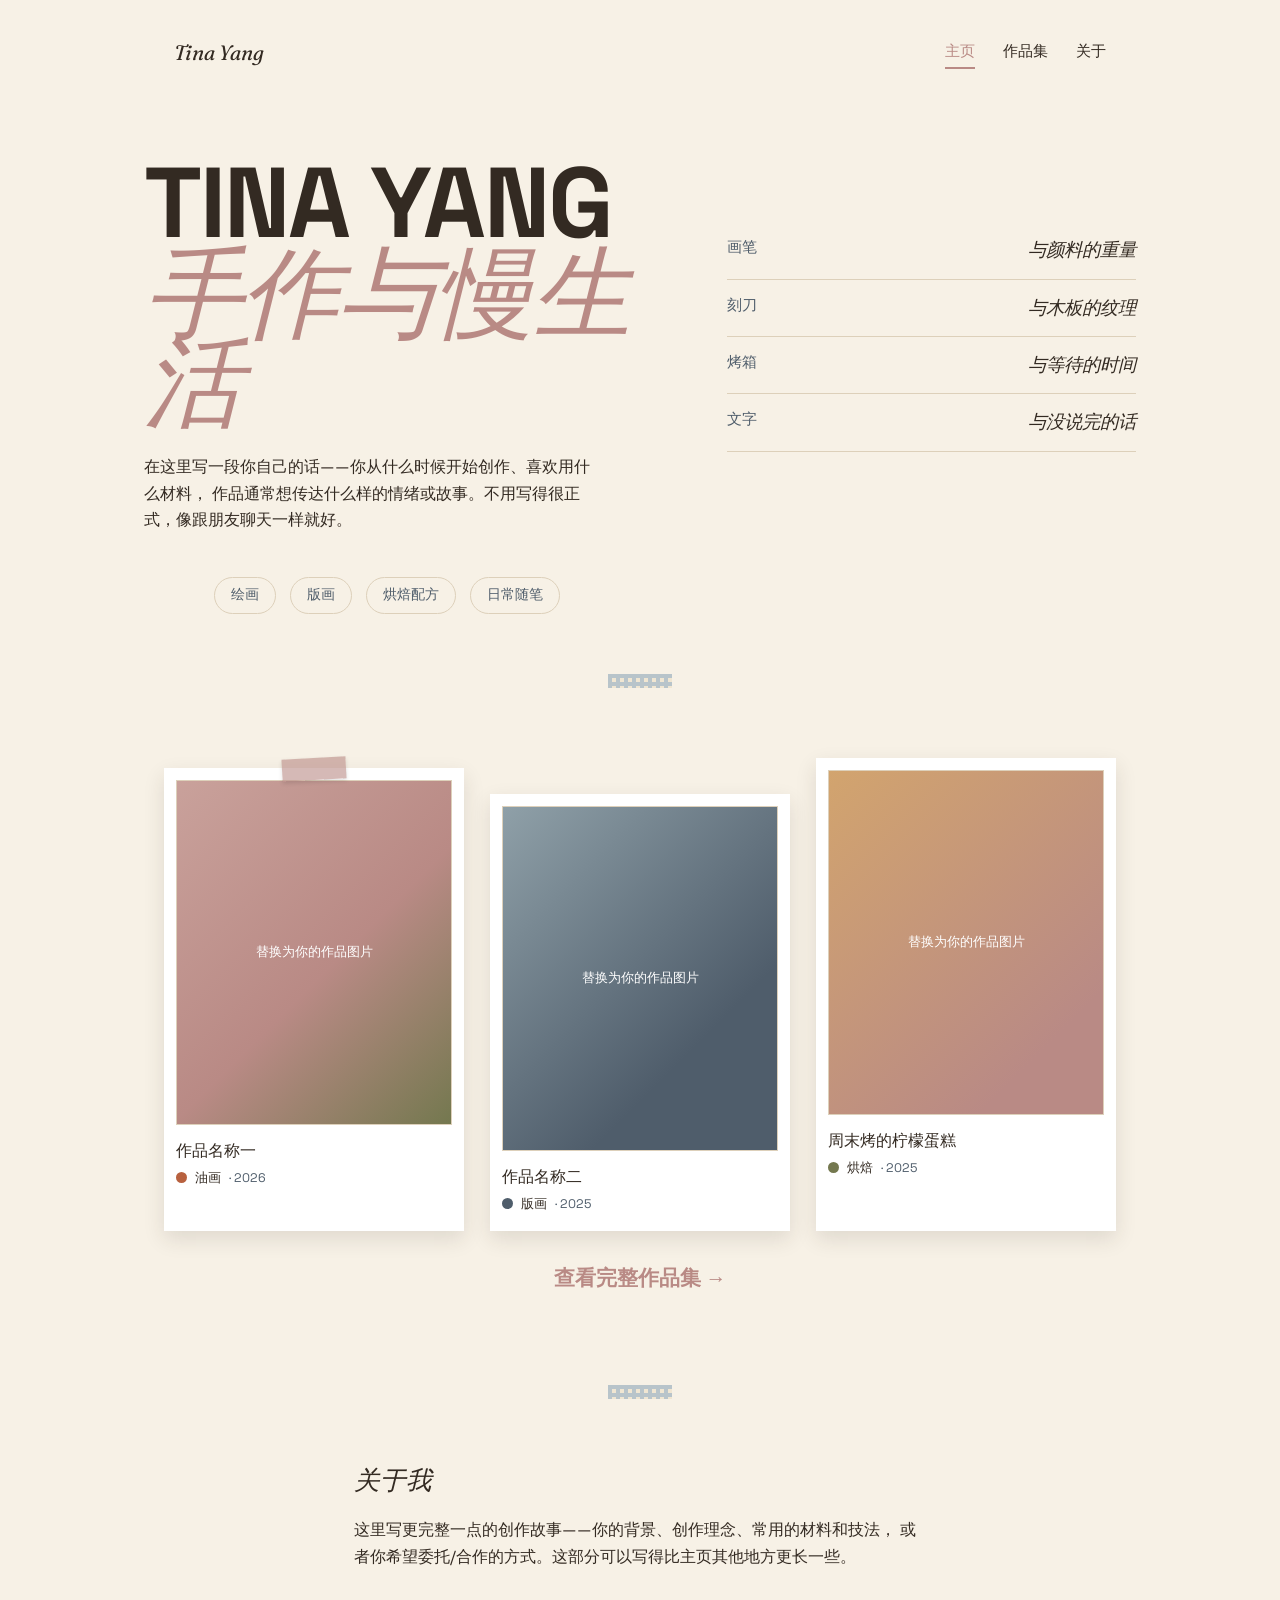
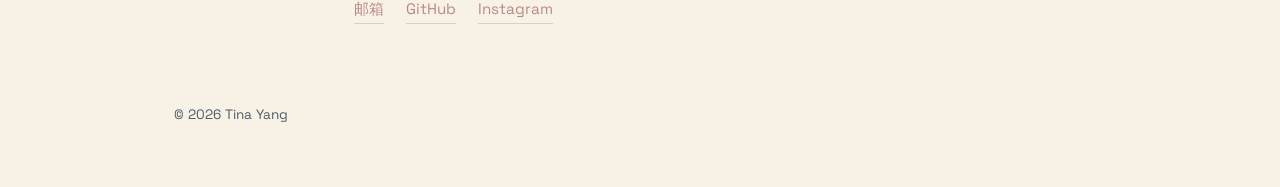
<file: index.html>
<!DOCTYPE html>
<html lang="zh-CN">
<head>
<meta charset="UTF-8">
<meta name="viewport" content="width=device-width, initial-scale=1.0">
<title>Tina Yang — 作品集</title>
<link rel="preconnect" href="https://fonts.googleapis.com">
<link href="https://fonts.googleapis.com/css2?family=Fraunces:ital,opsz,wght@0,9..144,400;0,9..144,500;0,9..144,600;1,9..144,500&family=Caveat:wght@600;700&family=Space+Grotesk:wght@400;500;600&display=swap" rel="stylesheet">
<link rel="stylesheet" href="style.css">
<style>

  .hero {
    max-width: 1040px;
    margin: 0 auto;
    padding: 88px 24px 20px;
  }

  .hero p.bio {
    max-width: 46ch;
    font-size: 1rem;
    margin-top: 28px;
    color: var(--ink);
  }

  /* ---------- Category strip ---------- */
  .categories {
    max-width: 900px;
    margin: 8px auto 0;
    padding: 0 24px;
    display: flex;
    gap: 14px;
    flex-wrap: wrap;
  }

  .cat-pill {
    font-size: 0.85rem;
    padding: 6px 16px;
    border: 1px solid var(--line);
    border-radius: 999px;
    color: var(--slate);
  }

  /* ---------- Work grid ---------- */
  .wall {
    max-width: 1000px;
    margin: 0 auto;
    padding: 20px 24px 20px;
    display: grid;
    grid-template-columns: repeat(3, 1fr);
    gap: 40px 26px;
  }

  .wall .art-frame:nth-child(2) { margin-top: 26px; }
  .wall .art-frame:nth-child(3) { margin-top: -10px; }

  .surface.p1 { background: linear-gradient(135deg, #C9A19B 0%, #B98A85 55%, #74784F 100%); }
  .surface.p2 { background: linear-gradient(135deg, #8FA0A8 0%, #4F5D6B 70%); }
  .surface.p3 { background: linear-gradient(135deg, #D2A46E 0%, #B98A85 80%); }

  @media (max-width: 780px) {
    .wall { grid-template-columns: repeat(2, 1fr); }
    .wall .art-frame:nth-child(3) { display: none; }
  }
  @media (max-width: 540px) {
    .wall { grid-template-columns: 1fr; }
  }

  /* ---------- About ---------- */
  .about {
    max-width: 620px;
    margin: 0 auto;
    padding: 0 24px 80px;
  }

  .about h2 {
    font-size: 1.6rem;
    font-style: italic;
    margin-bottom: 16px;
  }

  .contact-row {
    display: flex;
    gap: 22px;
    margin-top: 26px;
    flex-wrap: wrap;
  }

  .contact-row a {
    text-decoration: none;
    color: var(--rose);
    font-size: 0.95rem;
    border-bottom: 1px solid var(--line);
    padding-bottom: 2px;
  }

  .contact-row a:hover { border-color: var(--rose); }

  footer {
    max-width: 980px;
    margin: 0 auto;
    padding: 0 24px 60px;
    color: var(--slate);
    font-size: 0.85rem;
  }
</style>
</head>
<body>

<nav class="nav">
  <div class="brand">Tina Yang</div>
  <div class="links">
    <a href="index.html" class="active">主页</a>
    <a href="gallery.html">作品集</a>
    <a href="index.html#about">关于</a>
  </div>
</nav>

<section class="hero">
  <div class="hero-grid">
    <div>
      <div class="hero-mark">
        TINA YANG
        <em>手作与慢生活</em>
      </div>
      <p class="bio">
        在这里写一段你自己的话——你从什么时候开始创作、喜欢用什么材料，
        作品通常想传达什么样的情绪或故事。不用写得很正式，像跟朋友聊天一样就好。
      </p>
    </div>
    <div class="hero-list">
      <div class="row"><span class="l">画笔</span><span class="r">与颜料的重量</span></div>
      <div class="row"><span class="l">刻刀</span><span class="r">与木板的纹理</span></div>
      <div class="row"><span class="l">烤箱</span><span class="r">与等待的时间</span></div>
      <div class="row"><span class="l">文字</span><span class="r">与没说完的话</span></div>
    </div>
  </div>
</section>

<div class="categories">
  <span class="cat-pill">绘画</span>
  <span class="cat-pill">版画</span>
  <span class="cat-pill">烘焙配方</span>
  <span class="cat-pill">日常随笔</span>
</div>

<div class="divider"><div class="gingham-strip"></div></div>

<section class="wall">
  <div class="art-frame">
    <div class="tape"></div>
    <div class="surface p1">替换为你的作品图片</div>
    <div class="cap-row">
      <div class="cap-title">作品名称一</div>
      <div class="swatch-tag">
        <span class="dot" style="background:#B8613F;"></span>
        <span class="name">油画</span>
        <span class="meta">· 2026</span>
      </div>
    </div>
  </div>

  <div class="art-frame">
    <div class="surface p2">替换为你的作品图片</div>
    <div class="cap-row">
      <div class="cap-title">作品名称二</div>
      <div class="swatch-tag">
        <span class="dot" style="background:#4F5D6B;"></span>
        <span class="name">版画</span>
        <span class="meta">· 2025</span>
      </div>
    </div>
  </div>

  <div class="art-frame">
    <div class="surface p3">替换为你的作品图片</div>
    <div class="cap-row">
      <div class="cap-title">周末烤的柠檬蛋糕</div>
      <div class="swatch-tag">
        <span class="dot" style="background:#74784F;"></span>
        <span class="name">烘焙</span>
        <span class="meta">· 2025</span>
      </div>
    </div>
  </div>
</section>

<div style="text-align:center; margin: 10px 0 90px;">
  <a class="hand" style="color:var(--rose); text-decoration:none; font-size:1.3rem;" href="gallery.html">查看完整作品集 →</a>
</div>

<div class="divider"><div class="gingham-strip"></div></div>

<section class="about" id="about">
  <h2>关于我</h2>
  <p>
    这里写更完整一点的创作故事——你的背景、创作理念、常用的材料和技法，
    或者你希望委托/合作的方式。这部分可以写得比主页其他地方更长一些。
  </p>
  <div class="contact-row">
    <a href="mailto:you@example.com">邮箱</a>
    <a href="https://github.com/tinayang562" target="_blank" rel="noopener">GitHub</a>
    <a href="#">Instagram</a>
  </div>
</section>

<footer>© 2026 Tina Yang</footer>

</body>
</html>
</file>
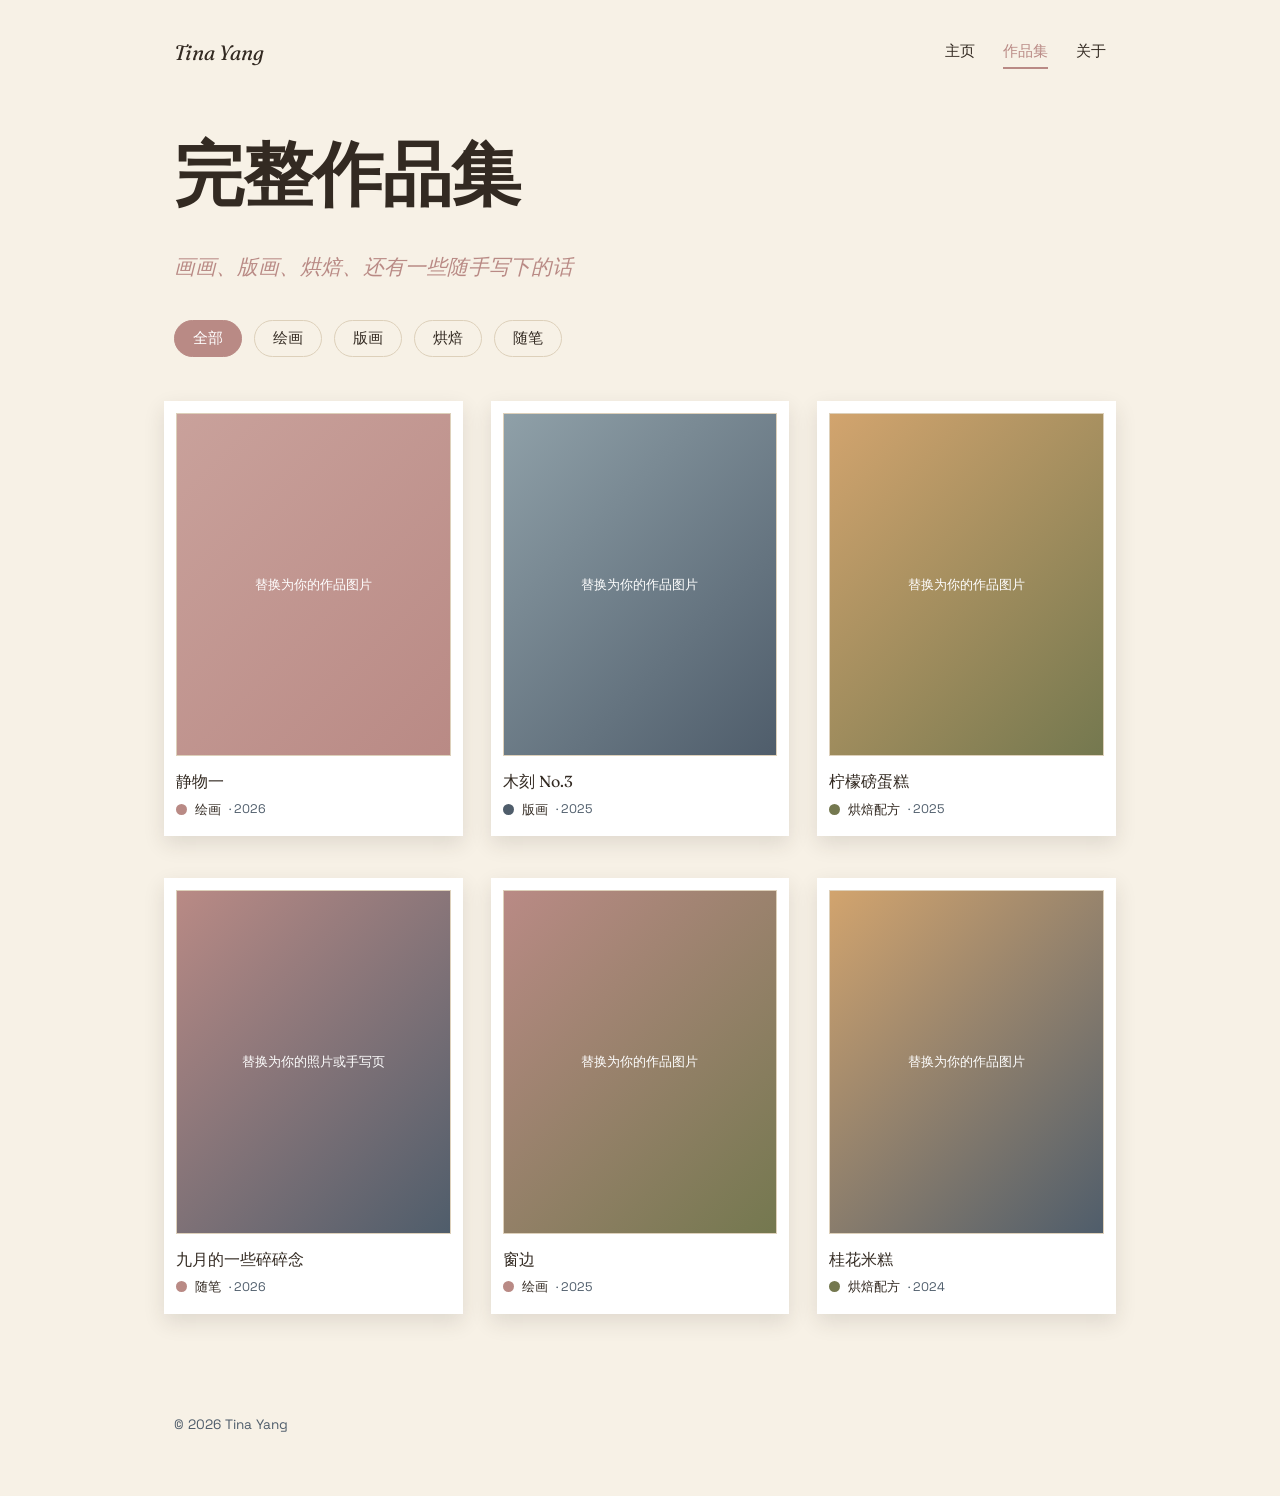
<file: gallery.html>
<!DOCTYPE html>
<html lang="zh-CN">
<head>
<meta charset="UTF-8">
<meta name="viewport" content="width=device-width, initial-scale=1.0">
<title>作品集 — Tina Yang</title>
<link rel="preconnect" href="https://fonts.googleapis.com">
<link href="https://fonts.googleapis.com/css2?family=Fraunces:ital,opsz,wght@0,9..144,400;0,9..144,500;0,9..144,600;1,9..144,500&family=Caveat:wght@600;700&family=Space+Grotesk:wght@400;500;600&display=swap" rel="stylesheet">
<link rel="stylesheet" href="style.css">
<style>

  .page-head {
    max-width: 980px;
    margin: 0 auto;
    padding: 72px 24px 6px;
  }

  .page-head h1 {
    font-family: 'Space Grotesk', sans-serif;
    font-size: clamp(2.6rem, 7vw, 4.4rem);
    font-weight: 700;
    text-transform: uppercase;
    letter-spacing: -0.01em;
    line-height: 0.95;
  }

  .page-head .sub {
    font-family: 'Fraunces', serif;
    font-style: italic;
    font-size: 1.3rem;
    color: var(--rose);
    display: inline-block;
    margin-top: 14px;
  }

  /* ---------- Category tabs ---------- */
  .tabs {
    max-width: 980px;
    margin: 30px auto 8px;
    padding: 0 24px;
    display: flex;
    gap: 12px;
    flex-wrap: wrap;
  }

  .tab-btn {
    font-family: 'Space Grotesk', sans-serif;
    font-size: 0.92rem;
    padding: 8px 18px;
    border-radius: 999px;
    border: 1.3px solid var(--line);
    background: transparent;
    color: var(--ink);
    cursor: pointer;
    transition: background 0.2s ease, border-color 0.2s ease, color 0.2s ease;
  }

  .tab-btn:hover { border-color: var(--rose); }

  .tab-btn.active {
    background: var(--rose);
    border-color: var(--rose);
    color: #fff;
  }

  /* ---------- Grid ---------- */
  .grid {
    max-width: 1000px;
    margin: 0 auto;
    padding: 36px 24px 100px;
    display: grid;
    grid-template-columns: repeat(3, 1fr);
    gap: 42px 28px;
  }

  .grid .art-frame:nth-child(3n+2) { margin-top: 18px; }

  .piece { display: none; }
  .piece.show { display: block; }

  @media (max-width: 860px) {
    .grid { grid-template-columns: repeat(2, 1fr); }
  }
  @media (max-width: 540px) {
    .grid { grid-template-columns: 1fr; }
  }
</style>
</head>
<body>

<nav class="nav">
  <div class="brand">Tina Yang</div>
  <div class="links">
    <a href="index.html">主页</a>
    <a href="gallery.html" class="active">作品集</a>
    <a href="index.html#about">关于</a>
  </div>
</nav>

<section class="page-head">
  <h1>完整作品集</h1><br>
  <span class="sub">画画、版画、烘焙、还有一些随手写下的话</span>
</section>

<div class="tabs" id="tabs">
  <button class="tab-btn active" data-cat="all">全部</button>
  <button class="tab-btn" data-cat="painting">绘画</button>
  <button class="tab-btn" data-cat="print">版画</button>
  <button class="tab-btn" data-cat="baking">烘焙</button>
  <button class="tab-btn" data-cat="journal">随笔</button>
</div>

<section class="grid" id="grid">

  <div class="piece show" data-cat="painting">
    <div class="art-frame">
      <div class="surface" style="background:linear-gradient(135deg,#C9A19B,#B98A85);">替换为你的作品图片</div>
      <div class="cap-row">
        <div class="cap-title">静物一</div>
        <div class="swatch-tag"><span class="dot" style="background:#B98A85;"></span><span class="name">绘画</span><span class="meta">· 2026</span></div>
      </div>
    </div>
  </div>

  <div class="piece show" data-cat="print">
    <div class="art-frame">
      <div class="surface" style="background:linear-gradient(135deg,#8FA0A8,#4F5D6B);">替换为你的作品图片</div>
      <div class="cap-row">
        <div class="cap-title">木刻 No.3</div>
        <div class="swatch-tag"><span class="dot" style="background:#4F5D6B;"></span><span class="name">版画</span><span class="meta">· 2025</span></div>
      </div>
    </div>
  </div>

  <div class="piece show" data-cat="baking">
    <div class="art-frame">
      <div class="surface" style="background:linear-gradient(135deg,#D2A46E,#74784F);">替换为你的作品图片</div>
      <div class="cap-row">
        <div class="cap-title">柠檬磅蛋糕</div>
        <div class="swatch-tag"><span class="dot" style="background:#74784F;"></span><span class="name">烘焙配方</span><span class="meta">· 2025</span></div>
      </div>
    </div>
  </div>

  <div class="piece show" data-cat="journal">
    <div class="art-frame">
      <div class="surface" style="background:linear-gradient(135deg,#B98A85,#4F5D6B);">替换为你的照片或手写页</div>
      <div class="cap-row">
        <div class="cap-title">九月的一些碎碎念</div>
        <div class="swatch-tag"><span class="dot" style="background:#B98A85;"></span><span class="name">随笔</span><span class="meta">· 2026</span></div>
      </div>
    </div>
  </div>

  <div class="piece show" data-cat="painting">
    <div class="art-frame">
      <div class="surface" style="background:linear-gradient(135deg,#B98A85,#74784F);">替换为你的作品图片</div>
      <div class="cap-row">
        <div class="cap-title">窗边</div>
        <div class="swatch-tag"><span class="dot" style="background:#B98A85;"></span><span class="name">绘画</span><span class="meta">· 2025</span></div>
      </div>
    </div>
  </div>

  <div class="piece show" data-cat="baking">
    <div class="art-frame">
      <div class="surface" style="background:linear-gradient(135deg,#D2A46E,#4F5D6B);">替换为你的作品图片</div>
      <div class="cap-row">
        <div class="cap-title">桂花米糕</div>
        <div class="swatch-tag"><span class="dot" style="background:#74784F;"></span><span class="name">烘焙配方</span><span class="meta">· 2024</span></div>
      </div>
    </div>
  </div>

</section>

<footer style="max-width:980px;margin:0 auto;padding:0 24px 60px;color:var(--slate);font-size:0.85rem;">
  © 2026 Tina Yang
</footer>

<script>
  const tabs = document.querySelectorAll('.tab-btn');
  const pieces = document.querySelectorAll('.piece');

  function setActive(cat) {
    tabs.forEach(t => t.classList.toggle('active', t.dataset.cat === cat));
    pieces.forEach(p => {
      p.classList.toggle('show', cat === 'all' || p.dataset.cat === cat);
    });
  }

  tabs.forEach(btn => {
    btn.addEventListener('click', () => setActive(btn.dataset.cat));
  });

  const hash = window.location.hash.replace('#', '');
  if (hash) setActive(hash);
</script>

</body>
</html>
</file>
<file: style.css>
:root {
  --paper: #F7F1E6;
  --paper-deep: #EFE4CE;
  --ink: #332A22;
  --rust: #B8613F;
  --slate: #4F5D6B;
  --sage: #74784F;
  --rose: #B98A85;
  --line: #DDD0BA;
  --check: #A9BAC4;
}

* { box-sizing: border-box; }

html { scroll-behavior: smooth; }

body {
  margin: 0;
  background: var(--paper);
  color: var(--ink);
  font-family: 'Space Grotesk', sans-serif;
  line-height: 1.65;
  -webkit-font-smoothing: antialiased;
  overflow-x: hidden;
}

h1, h2, h3 {
  font-family: 'Fraunces', serif;
  font-weight: 500;
  margin: 0;
}

.hand {
  font-family: 'Caveat', cursive;
  font-weight: 600;
}

a { color: inherit; }

/* ---------- Nav ---------- */
.nav {
  display: flex;
  justify-content: space-between;
  align-items: center;
  max-width: 980px;
  margin: 0 auto;
  padding: 36px 24px 0;
}

.nav .brand {
  font-family: 'Fraunces', serif;
  font-style: italic;
  font-size: 1.3rem;
}

.nav .links {
  display: flex;
  gap: 28px;
}

.nav .links a {
  text-decoration: none;
  font-size: 0.95rem;
  position: relative;
  padding-bottom: 4px;
  border-bottom: 2px solid transparent;
  transition: border-color 0.2s ease, color 0.2s ease;
}

.nav .links a:hover,
.nav .links a:focus-visible,
.nav .links a.active {
  border-color: var(--rose);
  color: var(--rose);
}

/* ---------- Gingham accent strip (used sparingly) ---------- */
.gingham-strip {
  width: 64px;
  height: 14px;
  margin: 0 auto;
  background-image:
    linear-gradient(var(--check) 50%, transparent 50%),
    linear-gradient(90deg, var(--check) 50%, transparent 50%);
  background-size: 8px 8px;
  background-color: var(--paper-deep);
  opacity: 0.8;
}

.divider {
  display: flex;
  justify-content: center;
  margin: 60px 0;
}

/* ---------- Swatch-tag caption (core decorative device) ---------- */
.swatch-tag {
  display: inline-flex;
  align-items: center;
  gap: 8px;
  font-size: 0.82rem;
  color: var(--ink);
}

.swatch-tag .dot {
  width: 11px;
  height: 11px;
  border-radius: 50%;
  display: inline-block;
  flex-shrink: 0;
}

.swatch-tag .name {
  font-family: 'Space Grotesk', sans-serif;
}

.swatch-tag .meta {
  color: var(--slate);
  font-size: 0.78rem;
}

/* ---------- Frame ---------- */
.art-frame {
  position: relative;
  background: #fff;
  padding: 12px 12px 16px;
  box-shadow: 0 8px 20px rgba(51, 42, 34, 0.12);
}

.art-frame .surface {
  width: 100%;
  aspect-ratio: 4 / 5;
  border: 1px solid var(--line);
  display: flex;
  align-items: center;
  justify-content: center;
  color: #fff;
  font-size: 0.82rem;
  text-align: center;
  padding: 16px;
  background-size: cover;
  background-position: center;
}

.art-frame .cap-row {
  margin-top: 12px;
  display: flex;
  flex-direction: column;
  gap: 4px;
}

.art-frame .cap-title {
  font-family: 'Fraunces', serif;
  font-size: 1rem;
}

/* tape corner — used only on featured pieces, not every tile */
.tape {
  position: absolute;
  top: -10px;
  left: 50%;
  transform: translateX(-50%) rotate(-3deg);
  width: 64px;
  height: 22px;
  background: rgba(185, 138, 133, 0.6);
  box-shadow: 0 2px 4px rgba(0,0,0,0.12);
}

/* ---------- Bold editorial hero (high-contrast typographic block) ---------- */
.hero-grid {
  display: grid;
  grid-template-columns: 1.35fr 1fr;
  gap: 32px;
  align-items: start;
}

.hero-mark {
  font-family: 'Space Grotesk', sans-serif;
  font-weight: 700;
  font-size: clamp(3rem, 8.5vw, 6.2rem);
  line-height: 0.9;
  letter-spacing: -0.02em;
  text-transform: uppercase;
  color: var(--ink);
}

.hero-mark em {
  font-family: 'Fraunces', serif;
  font-style: italic;
  font-weight: 500;
  text-transform: none;
  color: var(--rose);
  display: block;
}

.hero-list {
  margin-top: 64px;
  display: flex;
  flex-direction: column;
  gap: 0;
}

.hero-list .row {
  display: flex;
  justify-content: space-between;
  gap: 16px;
  padding: 13px 0;
  border-bottom: 1px solid var(--line);
}

.hero-list .row .l {
  color: var(--slate);
  font-size: 0.92rem;
  white-space: nowrap;
}

.hero-list .row .r {
  font-family: 'Fraunces', serif;
  font-style: italic;
  font-size: 1.15rem;
  text-align: right;
}

@media (max-width: 720px) {
  .hero-grid { grid-template-columns: 1fr; }
  .hero-list { margin-top: 28px; }
}

@media (prefers-reduced-motion: reduce) {
  html { scroll-behavior: auto; }
  * { transition: none !important; }
}

a:focus-visible, button:focus-visible {
  outline: 2px solid var(--rust);
  outline-offset: 3px;
}
</file>
